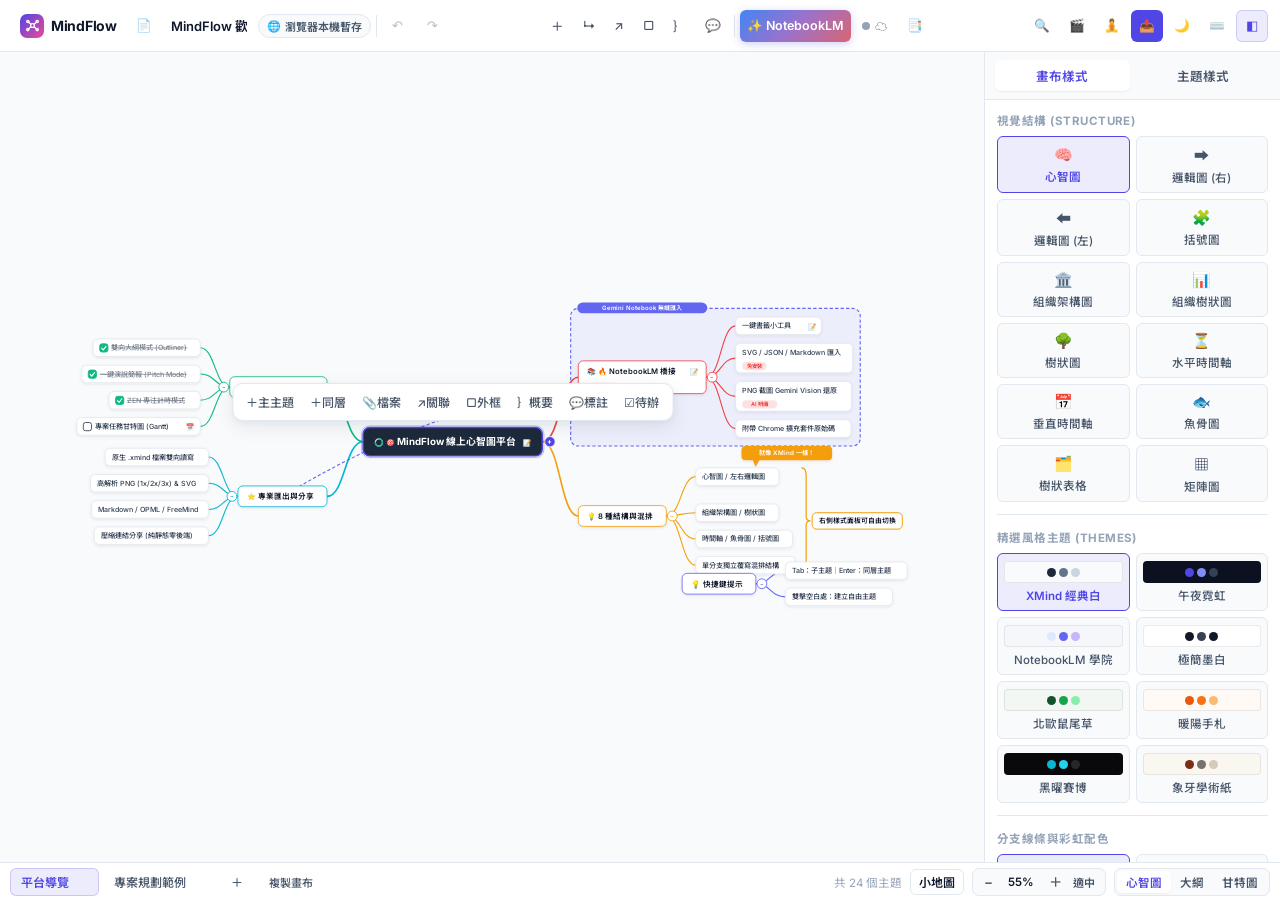
<file: index.html>
<!DOCTYPE html>
<html lang="zh-Hant">
<head>
  <meta charset="UTF-8" />
  <meta name="viewport" content="width=device-width, initial-scale=1.0, maximum-scale=1.0, user-scalable=no, viewport-fit=cover" />
  <meta name="theme-color" content="#4f46e5" />
  <meta name="apple-mobile-web-app-capable" content="yes" />
  <meta name="apple-mobile-web-app-status-bar-style" content="default" />
  <meta name="apple-mobile-web-app-title" content="MindFlow" />
  <link rel="manifest" href="./manifest.webmanifest" />
  <title>MindFlow — 線上心智圖平台 & NotebookLM 橋接工具</title>
  <meta name="description" content="受 XMind 啟發的開源線上心智圖平台：支援 8 種結構混排、多畫布、大綱、演說簡報、ZEN 專注、甘特圖、.xmind 讀寫與 Google NotebookLM 一鍵匯入。" />
  <link rel="icon" type="image/svg+xml" href="data:image/svg+xml,%3Csvg xmlns='http://www.w3.org/2000/svg' viewBox='0 0 64 64'%3E%3Cdefs%3E%3ClinearGradient id='g' x1='0' y1='0' x2='1' y2='1'%3E%3Cstop offset='0%25' stop-color='%236366f1'/%3E%3Cstop offset='100%25' stop-color='%23ec4899'/%3E%3C/linearGradient%3E%3C/defs%3E%3Crect width='64' height='64' rx='16' fill='url(%23g)'/%3E%3Ccircle cx='32' cy='32' r='8' fill='white'/%3E%3Ccircle cx='14' cy='18' r='5' fill='white' opacity='.9'/%3E%3Ccircle cx='50' cy='18' r='5' fill='white' opacity='.9'/%3E%3Ccircle cx='14' cy='46' r='5' fill='white' opacity='.9'/%3E%3Ccircle cx='50' cy='46' r='5' fill='white' opacity='.9'/%3E%3Cpath d='M25 27 L18 21 M39 27 L46 21 M25 37 L18 43 M39 37 L46 43' stroke='white' stroke-width='3' stroke-linecap='round'/%3E%3C/svg%3E" />
  <link rel="preconnect" href="https://fonts.googleapis.com" />
  <link rel="preconnect" href="https://fonts.gstatic.com" crossorigin />
  <link href="https://fonts.googleapis.com/css2?family=Inter:wght@400;500;600;700&family=Noto+Sans+TC:wght@400;500;600;700&display=swap" rel="stylesheet" />
  <link rel="stylesheet" href="./styles/tokens.css" />
  <link rel="stylesheet" href="./styles/layout.css" />
  <link rel="stylesheet" href="./styles/components.css" />
</head>
<body data-ui-theme="light">
  <div id="app" class="app-shell">
    <!-- Top Studio Header / Toolbar -->
    <header id="top-toolbar" class="top-toolbar" role="toolbar" aria-label="主工具列"></header>

    <!-- Main Workspace Area -->
    <div class="workspace-body">
      <!-- Left Drawer: My Works / Find & Filter (collapsible) -->
      <aside id="left-drawer" class="left-drawer hidden" aria-label="側邊抽屜"></aside>

      <!-- Central Stage: MindMap Canvas / Outliner / Gantt -->
      <main id="stage" class="stage">
        <!-- SVG MindMap Canvas Viewport -->
        <div id="canvas-view" class="view-pane active">
          <svg id="mindmap-svg" class="mindmap-svg" xmlns="http://www.w3.org/2000/svg">
            <defs id="svg-defs"></defs>
            <g id="viewport-group">
              <g id="layer-boundaries"></g>
              <g id="layer-branches"></g>
              <g id="layer-summaries"></g>
              <g id="layer-relationships"></g>
              <g id="layer-callouts"></g>
              <g id="layer-nodes"></g>
              <g id="layer-overlay"></g>
            </g>
          </svg>

          <!-- Inline Node Text Editor -->
          <div id="inline-editor-wrap" class="inline-editor-wrap hidden">
            <textarea id="inline-editor" class="inline-editor" rows="1" spellcheck="false"></textarea>
          </div>

          <!-- Floating Contextual Toolbar -->
          <div id="floating-toolbar" class="floating-toolbar hidden" role="toolbar" aria-label="節點快速工具列"></div>

          <!-- Active Filter / Relationship Mode Banner -->
          <div id="canvas-banner" class="canvas-banner hidden"></div>

          <!-- Minimap -->
          <div id="minimap-panel" class="minimap-panel hidden">
            <svg id="minimap-svg" class="minimap-svg"></svg>
          </div>

          <!-- ZEN Mode Floating HUD -->
          <div id="zen-hud" class="zen-hud hidden">
            <div class="zen-timer-pill">
              <span class="zen-dot"></span>
              <span>今日專注</span>
              <strong id="zen-timer-value">00:00</strong>
            </div>
            <button id="zen-theme-btn" class="btn-pill" title="切換 ZEN 深淺外觀">外觀</button>
            <button id="zen-exit-btn" class="btn-pill btn-primary" title="離開 ZEN 專注模式 (Esc)">離開 ZEN</button>
          </div>
        </div>

        <!-- Outliner View -->
        <div id="outliner-view" class="view-pane"></div>

        <!-- Gantt Chart View -->
        <div id="gantt-view" class="view-pane"></div>
      </main>

      <!-- Right Inspector Panel (Map & Topic Styling) -->
      <aside id="inspector-panel" class="inspector-panel" aria-label="格式與樣式面板"></aside>
    </div>

    <!-- Bottom Bar: Multi-Sheet Tabs + Zoom & View Mode Switcher -->
    <footer id="bottom-bar" class="bottom-bar"></footer>
  </div>

  <!-- Pitch / Presentation Mode Fullscreen Overlay -->
  <div id="pitch-overlay" class="pitch-overlay hidden" role="dialog" aria-modal="true" aria-label="演說簡報模式"></div>

  <!-- Modal Root -->
  <div id="modal-root" class="modal-root hidden" role="dialog" aria-modal="true"></div>

  <!-- Toast Notification Container -->
  <div id="toast-container" class="toast-container" aria-live="polite"></div>

  <!-- Hidden File Input for Quick Imports -->
  <input id="global-file-input" type="file" class="hidden" accept=".json,.md,.markdown,.opml,.mm,.xmind,.svg,.txt,.canvas" />

  <script type="module" src="./src/main.js"></script>
</body>
</html>
</file>
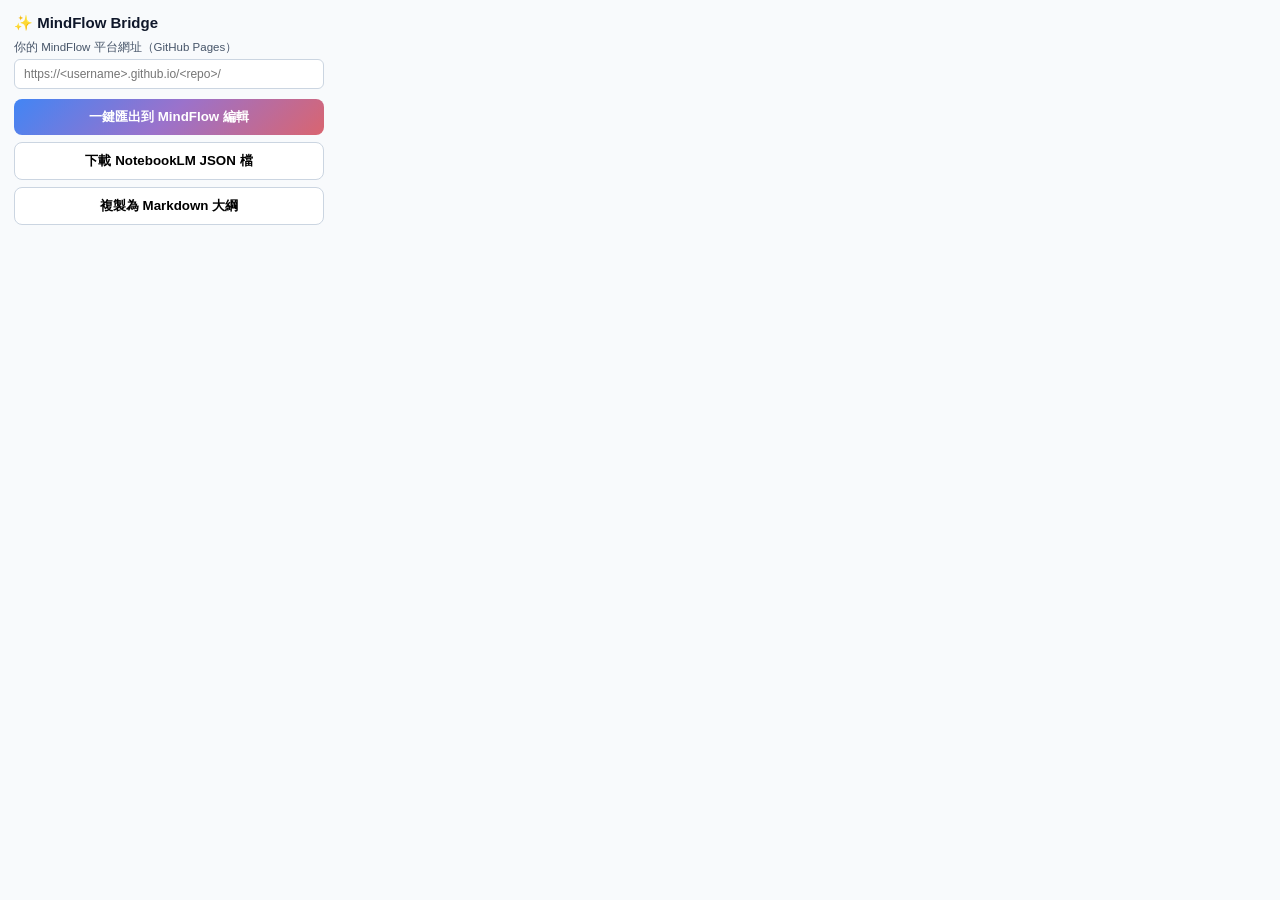
<file: notebooklm-extension/popup.html>
<!DOCTYPE html>
<html lang="zh-Hant">
<head>
  <meta charset="UTF-8" />
  <style>
    body { width: 310px; margin: 0; padding: 14px; font-family: Inter, "Noto Sans TC", sans-serif; font-size: 13px; color: #0f172a; background: #f8fafc; }
    h3 { margin: 0 0 8px; font-size: 15px; }
    label { display: block; font-size: 11.5px; color: #475569; margin-bottom: 4px; }
    input { width: 100%; box-sizing: border-box; padding: 7px 9px; border: 1px solid #cbd5e1; border-radius: 6px; margin-bottom: 10px; font-size: 12px; }
    button { width: 100%; padding: 9px; border-radius: 8px; border: 1px solid #cbd5e1; background: #fff; font-weight: 600; cursor: pointer; margin-bottom: 7px; }
    .primary { background: linear-gradient(135deg, #4285f4, #9b72cb, #d96570); color: #fff; border: none; }
    #status { font-size: 12px; color: #475569; min-height: 18px; }
  </style>
</head>
<body>
  <h3>✨ MindFlow Bridge</h3>
  <label for="url-input">你的 MindFlow 平台網址（GitHub Pages）</label>
  <input id="url-input" type="url" placeholder="https://<username>.github.io/<repo>/" />
  <button class="primary" id="btn-open">一鍵匯出到 MindFlow 編輯</button>
  <button id="btn-json">下載 NotebookLM JSON 檔</button>
  <button id="btn-md">複製為 Markdown 大綱</button>
  <div id="status"></div>
  <script src="popup.js"></script>
</body>
</html>
</file>
<file: styles/tokens.css>
:root {
  --font-sans: 'Inter', 'Noto Sans TC', -apple-system, BlinkMacSystemFont, 'Segoe UI', Roboto, sans-serif;
  --font-mono: 'SFMono-Regular', ui-monospace, Menlo, Monaco, Consolas, monospace;

  /* UI Chrome Tokens (Light Studio Default) */
  --ui-bg: #f4f6f9;
  --ui-surface: #ffffff;
  --ui-surface-2: #f8fafc;
  --ui-surface-hover: #eef2f7;
  --ui-border: #e2e8f0;
  --ui-border-strong: #cbd5e1;
  --ui-text: #0f172a;
  --ui-text-secondary: #475569;
  --ui-text-muted: #94a3b8;

  /* Brand & Semantic Accents */
  --accent: #4f46e5;
  --accent-hover: #4338ca;
  --accent-soft: rgba(79, 70, 229, 0.1);
  --accent-ring: rgba(79, 70, 229, 0.28);
  --nlm-grad: linear-gradient(135deg, #4285f4 0%, #9b72cb 50%, #d96570 100%);
  --success: #10b981;
  --warning: #f59e0b;
  --danger: #ef4444;

  /* Elevation */
  --shadow-sm: 0 1px 2px rgba(15, 23, 42, 0.06);
  --shadow-md: 0 6px 20px rgba(15, 23, 42, 0.08), 0 2px 6px rgba(15, 23, 42, 0.04);
  --shadow-lg: 0 20px 50px rgba(15, 23, 42, 0.16), 0 4px 14px rgba(15, 23, 42, 0.06);

  /* Sizing */
  --toolbar-h: 52px;
  --bottombar-h: 38px;
  --inspector-w: 296px;
  --drawer-w: 280px;
  --radius-sm: 6px;
  --radius-md: 10px;
  --radius-lg: 14px;
}

body[data-ui-theme="dark"] {
  --ui-bg: #0b1120;
  --ui-surface: #131b2e;
  --ui-surface-2: #192338;
  --ui-surface-hover: #24314d;
  --ui-border: #253352;
  --ui-border-strong: #37486b;
  --ui-text: #f1f5f9;
  --ui-text-secondary: #94a3b8;
  --ui-text-muted: #64748b;
  --accent: #818cf8;
  --accent-hover: #6366f1;
  --accent-soft: rgba(129, 140, 248, 0.16);
  --accent-ring: rgba(129, 140, 248, 0.35);
  --shadow-sm: 0 1px 3px rgba(0, 0, 0, 0.35);
  --shadow-md: 0 8px 24px rgba(0, 0, 0, 0.45);
  --shadow-lg: 0 24px 60px rgba(0, 0, 0, 0.6);
}

*, *::before, *::after {
  box-sizing: border-box;
}

html, body {
  margin: 0;
  padding: 0;
  width: 100%;
  height: 100%;
  overflow: hidden;
  font-family: var(--font-sans);
  font-size: 13px;
  color: var(--ui-text);
  background: var(--ui-bg);
  -webkit-font-smoothing: antialiased;
}

button, input, select, textarea {
  font-family: inherit;
  color: inherit;
}

button {
  cursor: pointer;
}

.hidden {
  display: none !important;
}

/* Custom thin scrollbars */
::-webkit-scrollbar {
  width: 6px;
  height: 6px;
}
::-webkit-scrollbar-track {
  background: transparent;
}
::-webkit-scrollbar-thumb {
  background: var(--ui-border-strong);
  border-radius: 99px;
}
::-webkit-scrollbar-thumb:hover {
  background: var(--ui-text-muted);
}

@media print {
  .top-toolbar, .bottom-bar, .inspector-panel, .left-drawer,
  .floating-toolbar, .minimap-panel, .zen-hud, .canvas-banner,
  .toast-container, .modal-root {
    display: none !important;
  }
  html, body, .app-shell, .workspace-body, .stage, .view-pane.active {
    width: 100% !important;
    height: auto !important;
    overflow: visible !important;
    background: #ffffff !important;
  }
  .mindmap-svg {
    width: 100vw !important;
    height: 100vh !important;
  }
}
</file>
<file: styles/layout.css>
.app-shell {
  display: flex;
  flex-direction: column;
  width: 100vw;
  height: 100vh;
  overflow: hidden;
}

/* Top Toolbar */
.top-toolbar {
  height: var(--toolbar-h);
  min-height: var(--toolbar-h);
  background: var(--ui-surface);
  border-bottom: 1px solid var(--ui-border);
  display: flex;
  align-items: center;
  justify-content: space-between;
  padding: 0 12px;
  gap: 8px;
  z-index: 30;
  user-select: none;
}

.tb-group {
  display: flex;
  align-items: center;
  gap: 3px;
  flex-shrink: 0;
}

.tb-divider {
  width: 1px;
  height: 22px;
  background: var(--ui-border);
  margin: 0 4px;
  flex-shrink: 0;
}

.brand-chip {
  display: flex;
  align-items: center;
  gap: 7px;
  padding: 5px 8px;
  border-radius: var(--radius-sm);
  border: none;
  background: transparent;
  font-weight: 700;
  font-size: 14px;
  letter-spacing: -0.02em;
  color: var(--ui-text);
  transition: background 0.15s;
}
.brand-chip:hover {
  background: var(--ui-surface-hover);
}
.brand-logo {
  width: 24px;
  height: 24px;
  border-radius: 7px;
  background: linear-gradient(135deg, #4f46e5 0%, #ec4899 100%);
  display: grid;
  place-items: center;
  color: #fff;
  flex-shrink: 0;
}

.doc-title-input {
  width: 148px;
  border: 1px solid transparent;
  background: transparent;
  padding: 4px 7px;
  border-radius: var(--radius-sm);
  font-size: 13px;
  font-weight: 600;
  color: var(--ui-text);
  outline: none;
  transition: all 0.15s;
}
.doc-title-input:hover {
  background: var(--ui-surface-2);
  border-color: var(--ui-border);
}
.doc-title-input:focus {
  background: var(--ui-surface);
  border-color: var(--accent);
  box-shadow: 0 0 0 3px var(--accent-ring);
}

.tb-btn {
  display: inline-flex;
  align-items: center;
  justify-content: center;
  gap: 5px;
  height: 32px;
  padding: 0 9px;
  border-radius: var(--radius-sm);
  border: 1px solid transparent;
  background: transparent;
  color: var(--ui-text-secondary);
  font-size: 12.5px;
  font-weight: 500;
  white-space: nowrap;
  transition: all 0.14s ease;
}
.tb-btn:hover:not(:disabled) {
  background: var(--ui-surface-hover);
  color: var(--ui-text);
}
.tb-btn.active {
  background: var(--accent-soft);
  color: var(--accent);
  border-color: rgba(79, 70, 229, 0.2);
}
.tb-btn:disabled {
  opacity: 0.38;
  cursor: not-allowed;
}
.tb-btn.icon-only {
  width: 32px;
  padding: 0;
}
.tb-btn svg {
  width: 15px;
  height: 15px;
  flex-shrink: 0;
}

.tb-btn-nlm {
  background: var(--nlm-grad);
  color: #ffffff !important;
  border: none;
  font-weight: 600;
  padding: 0 11px;
  box-shadow: 0 2px 8px rgba(102, 110, 234, 0.32);
}
.tb-btn-nlm:hover {
  filter: brightness(1.07);
  transform: translateY(-0.5px);
}

.tb-btn-primary {
  background: var(--accent);
  color: #ffffff !important;
  font-weight: 600;
  padding: 0 11px;
}
.tb-btn-primary:hover {
  background: var(--accent-hover) !important;
}

/* Main Workspace Body */
.workspace-body {
  flex: 1;
  display: flex;
  min-height: 0;
  position: relative;
  overflow: hidden;
}

/* Left Drawer (My Works / Find & Filter) */
.left-drawer {
  width: var(--drawer-w);
  min-width: var(--drawer-w);
  background: var(--ui-surface);
  border-right: 1px solid var(--ui-border);
  display: flex;
  flex-direction: column;
  z-index: 20;
  overflow: hidden;
}

/* Central Stage */
.stage {
  flex: 1;
  position: relative;
  min-width: 0;
  min-height: 0;
  overflow: hidden;
}

.view-pane {
  position: absolute;
  inset: 0;
  display: none;
  overflow: hidden;
}
.view-pane.active {
  display: flex;
  flex-direction: column;
}

/* SVG Canvas */
.mindmap-svg {
  width: 100%;
  height: 100%;
  display: block;
  cursor: grab;
  touch-action: none;
  user-select: none;
}
.mindmap-svg.panning {
  cursor: grabbing;
}
.mindmap-svg.connecting {
  cursor: crosshair;
}

/* Right Inspector */
.inspector-panel {
  width: var(--inspector-w);
  min-width: var(--inspector-w);
  background: var(--ui-surface);
  border-left: 1px solid var(--ui-border);
  display: flex;
  flex-direction: column;
  z-index: 20;
  overflow: hidden;
  transition: width 0.2s ease, min-width 0.2s ease;
}
.inspector-panel.collapsed {
  width: 0;
  min-width: 0;
  border-left: none;
}

/* Bottom Bar */
.bottom-bar {
  height: var(--bottombar-h);
  min-height: var(--bottombar-h);
  background: var(--ui-surface);
  border-top: 1px solid var(--ui-border);
  display: flex;
  align-items: center;
  justify-content: space-between;
  padding: 0 10px;
  gap: 10px;
  z-index: 25;
  user-select: none;
}

/* ZEN Mode Overrides */
body.zen-mode .top-toolbar,
body.zen-mode .bottom-bar,
body.zen-mode .left-drawer,
body.zen-mode .inspector-panel {
  display: none !important;
}
body.zen-mode .zen-hud {
  display: flex !important;
}

.zen-hud {
  position: absolute;
  top: 16px;
  right: 18px;
  display: flex;
  align-items: center;
  gap: 8px;
  padding: 6px 10px;
  border-radius: 999px;
  background: var(--ui-surface);
  border: 1px solid var(--ui-border);
  box-shadow: var(--shadow-md);
  z-index: 40;
}
.zen-timer-pill {
  display: flex;
  align-items: center;
  gap: 6px;
  padding: 0 8px;
  font-size: 12px;
  color: var(--ui-text-secondary);
}
.zen-dot {
  width: 8px;
  height: 8px;
  border-radius: 50%;
  background: var(--success);
  box-shadow: 0 0 0 3px rgba(16, 185, 129, 0.22);
}

@media (max-width: 1280px) {
  .tb-btn span.tb-label-md {
    display: none;
  }
  .tb-btn {
    padding: 0 7px;
  }
  .tb-divider {
    margin: 0 2px;
  }
  .doc-title-input {
    width: 92px;
  }
  .storage-pill {
    max-width: 108px;
  }
}
@media (max-width: 900px) {
  .top-toolbar {
    overflow-x: auto;
    -webkit-overflow-scrolling: touch;
    scrollbar-width: none;
    padding: 0 8px;
    gap: 6px;
  }
  .top-toolbar::-webkit-scrollbar {
    display: none;
  }
  .tb-btn {
    height: 36px;
    min-width: 34px;
    padding: 0 8px;
  }
  .inspector-panel {
    position: absolute;
    right: 0;
    top: 0;
    bottom: 0;
    width: min(320px, 88vw);
    min-width: min(320px, 88vw);
    box-shadow: var(--shadow-lg);
    z-index: 42;
  }
  .inspector-panel.collapsed {
    width: 0;
    min-width: 0;
  }
  .left-drawer {
    position: absolute;
    left: 0;
    top: 0;
    bottom: 0;
    width: min(300px, 86vw);
    min-width: min(300px, 86vw);
    box-shadow: var(--shadow-lg);
    z-index: 42;
  }
  .bottom-bar {
    height: auto;
    min-height: 44px;
    padding: 4px 8px calc(4px + env(safe-area-inset-bottom, 0px));
    overflow-x: auto;
    -webkit-overflow-scrolling: touch;
    scrollbar-width: none;
  }
  .bottom-bar::-webkit-scrollbar {
    display: none;
  }
  .sheet-tabs {
    max-width: none;
    flex-shrink: 0;
  }
  .bottom-controls {
    flex-shrink: 0;
  }
}

@media (max-width: 640px) {
  .brand-chip span:last-child {
    display: none;
  }
  .doc-title-input {
    width: 84px;
    font-size: 12px;
  }
  .floating-toolbar {
    position: fixed !important;
    left: 50% !important;
    top: auto !important;
    bottom: calc(54px + env(safe-area-inset-bottom, 0px)) !important;
    transform: translateX(-50%) !important;
    max-width: calc(100vw - 16px);
    overflow-x: auto;
    -webkit-overflow-scrolling: touch;
    padding: 5px 8px;
  }
  .ft-btn {
    height: 34px;
    padding: 0 9px;
    font-size: 12.5px;
  }
  .modal-card {
    width: 96vw;
    max-height: 90vh;
  }
  .modal-body {
    padding: 14px;
  }
  .outliner-container {
    padding: 12px 8px 70px;
  }
  .outliner-paper {
    padding: 16px 14px;
  }
}
</file>
<file: styles/components.css>
/* Inline Canvas Editor */
.inline-editor-wrap {
  position: absolute;
  z-index: 50;
  pointer-events: auto;
}
.inline-editor {
  min-width: 90px;
  max-width: 360px;
  padding: 6px 10px;
  border: 2px solid var(--accent);
  border-radius: 8px;
  background: #ffffff;
  color: #0f172a;
  font-size: 14px;
  font-weight: 500;
  line-height: 1.4;
  resize: none;
  outline: none;
  box-shadow: 0 10px 28px rgba(79, 70, 229, 0.24);
  overflow: hidden;
}

/* Floating Contextual Toolbar */
.floating-toolbar {
  position: absolute;
  display: flex;
  align-items: center;
  gap: 2px;
  padding: 4px 6px;
  border-radius: 10px;
  background: var(--ui-surface);
  border: 1px solid var(--ui-border);
  box-shadow: var(--shadow-md);
  z-index: 35;
  transform: translate(-50%, -100%);
  pointer-events: auto;
  white-space: nowrap;
}
.ft-btn {
  display: inline-flex;
  align-items: center;
  gap: 4px;
  height: 28px;
  padding: 0 7px;
  border: none;
  border-radius: 6px;
  background: transparent;
  color: var(--ui-text-secondary);
  font-size: 12px;
  font-weight: 500;
  white-space: nowrap;
}
.ft-btn:hover {
  background: var(--ui-surface-hover);
  color: var(--ui-text);
}
.ft-btn.danger:hover {
  background: rgba(239, 68, 68, 0.12);
  color: var(--danger);
}
.ft-btn svg {
  width: 14px;
  height: 14px;
}

/* Canvas Banner (Relationship mode / Active Filter) */
.canvas-banner {
  position: absolute;
  top: 12px;
  left: 50%;
  transform: translateX(-50%);
  display: flex;
  align-items: center;
  gap: 10px;
  padding: 7px 14px;
  border-radius: 999px;
  background: var(--accent);
  color: #ffffff;
  font-size: 12.5px;
  font-weight: 500;
  box-shadow: var(--shadow-md);
  z-index: 36;
}
.canvas-banner button {
  background: rgba(255, 255, 255, 0.2);
  color: #fff;
  border: none;
  border-radius: 999px;
  padding: 2px 10px;
  font-size: 12px;
  font-weight: 600;
}
.canvas-banner button:hover {
  background: rgba(255, 255, 255, 0.32);
}

/* Minimap */
.minimap-panel {
  position: absolute;
  right: 14px;
  bottom: 14px;
  width: 200px;
  height: 132px;
  border-radius: var(--radius-md);
  background: var(--ui-surface);
  border: 1px solid var(--ui-border);
  box-shadow: var(--shadow-md);
  overflow: hidden;
  z-index: 28;
}
.minimap-svg {
  width: 100%;
  height: 100%;
  display: block;
}

/* SVG Node Interactions */
.node-group {
  cursor: pointer;
}
.node-group .node-quick-add {
  opacity: 0;
  transition: opacity 0.15s;
}
.node-group:hover .node-quick-add,
.node-group.selected .node-quick-add {
  opacity: 1;
}
.node-group.dimmed {
  opacity: 0.22;
}
.node-group.match-highlight .node-shape {
  stroke: #f59e0b !important;
  stroke-width: 3px !important;
}
.node-group.drop-target .node-shape {
  stroke: #10b981 !important;
  stroke-width: 3px !important;
  stroke-dasharray: 5 3;
}
.collapse-badge {
  cursor: pointer;
}
.collapse-badge:hover circle {
  filter: brightness(0.92);
}
.rel-handle {
  cursor: move;
}

/* Right Inspector */
.insp-tabs {
  display: grid;
  grid-template-columns: 1fr 1fr;
  padding: 8px 10px;
  gap: 6px;
  border-bottom: 1px solid var(--ui-border);
  background: var(--ui-surface-2);
}
.insp-tab {
  padding: 6px 8px;
  border: none;
  border-radius: var(--radius-sm);
  background: transparent;
  color: var(--ui-text-secondary);
  font-size: 12.5px;
  font-weight: 600;
  transition: all 0.14s;
}
.insp-tab.active {
  background: var(--ui-surface);
  color: var(--accent);
  box-shadow: var(--shadow-sm);
}

.insp-body {
  flex: 1;
  overflow-y: auto;
  padding: 12px;
  display: flex;
  flex-direction: column;
  gap: 14px;
}

.insp-section {
  display: flex;
  flex-direction: column;
  gap: 8px;
  padding-bottom: 12px;
  border-bottom: 1px solid var(--ui-border);
}
.insp-section:last-child {
  border-bottom: none;
}

.insp-title {
  font-size: 11.5px;
  font-weight: 700;
  text-transform: uppercase;
  letter-spacing: 0.04em;
  color: var(--ui-text-muted);
  display: flex;
  align-items: center;
  justify-content: space-between;
}

.grid-2 {
  display: grid;
  grid-template-columns: 1fr 1fr;
  gap: 6px;
}
.grid-3 {
  display: grid;
  grid-template-columns: repeat(3, 1fr);
  gap: 6px;
}
.grid-4 {
  display: grid;
  grid-template-columns: repeat(4, 1fr);
  gap: 6px;
}

.choice-card {
  display: flex;
  flex-direction: column;
  align-items: center;
  justify-content: center;
  gap: 4px;
  padding: 7px 6px;
  border-radius: var(--radius-sm);
  border: 1px solid var(--ui-border);
  background: var(--ui-surface-2);
  color: var(--ui-text-secondary);
  font-size: 11.5px;
  font-weight: 500;
  text-align: center;
  transition: all 0.14s;
}
.choice-card:hover {
  border-color: var(--ui-border-strong);
  background: var(--ui-surface-hover);
  color: var(--ui-text);
}
.choice-card.active {
  border-color: var(--accent);
  background: var(--accent-soft);
  color: var(--accent);
  font-weight: 600;
}

.theme-swatch {
  width: 100%;
  height: 22px;
  border-radius: 4px;
  display: flex;
  align-items: center;
  justify-content: center;
  gap: 3px;
  padding: 2px;
  border: 1px solid rgba(0, 0, 0, 0.08);
}
.theme-swatch-dot {
  width: 9px;
  height: 9px;
  border-radius: 50%;
}

.palette-row {
  display: flex;
  align-items: center;
  justify-content: space-between;
  padding: 6px 8px;
  border-radius: var(--radius-sm);
  border: 1px solid var(--ui-border);
  background: var(--ui-surface-2);
  cursor: pointer;
}
.palette-row.active {
  border-color: var(--accent);
  background: var(--accent-soft);
}
.palette-dots {
  display: flex;
  gap: 3px;
}
.palette-dots span {
  width: 13px;
  height: 13px;
  border-radius: 50%;
}

.field-row {
  display: flex;
  align-items: center;
  justify-content: space-between;
  gap: 8px;
}
.field-label {
  font-size: 12px;
  color: var(--ui-text-secondary);
}

.ui-input, .ui-select, .ui-textarea {
  width: 100%;
  padding: 6px 9px;
  border-radius: var(--radius-sm);
  border: 1px solid var(--ui-border);
  background: var(--ui-surface-2);
  color: var(--ui-text);
  font-size: 12.5px;
  outline: none;
  transition: border-color 0.14s, box-shadow 0.14s;
}
.ui-input:focus, .ui-select:focus, .ui-textarea:focus {
  border-color: var(--accent);
  background: var(--ui-surface);
  box-shadow: 0 0 0 3px var(--accent-ring);
}
.ui-textarea {
  resize: vertical;
  min-height: 74px;
  line-height: 1.5;
}

.color-swatches {
  display: flex;
  flex-wrap: wrap;
  gap: 5px;
  align-items: center;
}
.color-dot {
  width: 20px;
  height: 20px;
  border-radius: 50%;
  border: 2px solid transparent;
  box-shadow: inset 0 0 0 1px rgba(0, 0, 0, 0.15);
  padding: 0;
}
.color-dot.active {
  border-color: var(--accent);
  transform: scale(1.12);
}

.marker-grid {
  display: flex;
  flex-wrap: wrap;
  gap: 4px;
}
.marker-chip {
  width: 28px;
  height: 28px;
  border-radius: 6px;
  border: 1px solid var(--ui-border);
  background: var(--ui-surface-2);
  display: grid;
  place-items: center;
  font-size: 13px;
  transition: all 0.12s;
}
.marker-chip:hover {
  background: var(--ui-surface-hover);
  transform: scale(1.06);
}
.marker-chip.active {
  border-color: var(--accent);
  background: var(--accent-soft);
}

.tag-list {
  display: flex;
  flex-wrap: wrap;
  gap: 5px;
}
.tag-pill {
  display: inline-flex;
  align-items: center;
  gap: 4px;
  padding: 2px 8px;
  border-radius: 999px;
  background: var(--accent-soft);
  color: var(--accent);
  font-size: 11.5px;
  font-weight: 600;
}
.tag-pill button {
  border: none;
  background: transparent;
  color: inherit;
  padding: 0;
  font-size: 13px;
  line-height: 1;
}

/* Toggle Switch */
.toggle-row {
  display: flex;
  align-items: center;
  justify-content: space-between;
  font-size: 12.5px;
  color: var(--ui-text-secondary);
}
.switch {
  position: relative;
  width: 34px;
  height: 19px;
  display: inline-block;
}
.switch input {
  opacity: 0;
  width: 0;
  height: 0;
}
.switch-slider {
  position: absolute;
  inset: 0;
  border-radius: 99px;
  background: var(--ui-border-strong);
  transition: background 0.16s;
  cursor: pointer;
}
.switch-slider::before {
  content: '';
  position: absolute;
  width: 13px;
  height: 13px;
  left: 3px;
  top: 3px;
  border-radius: 50%;
  background: #ffffff;
  transition: transform 0.16s;
}
.switch input:checked + .switch-slider {
  background: var(--accent);
}
.switch input:checked + .switch-slider::before {
  transform: translateX(15px);
}

/* Buttons */
.btn {
  display: inline-flex;
  align-items: center;
  justify-content: center;
  gap: 6px;
  padding: 7px 13px;
  border-radius: var(--radius-sm);
  border: 1px solid var(--ui-border);
  background: var(--ui-surface);
  color: var(--ui-text);
  font-size: 12.5px;
  font-weight: 600;
  transition: all 0.14s;
}
.btn:hover {
  background: var(--ui-surface-hover);
}
.btn-sm {
  padding: 4px 9px;
  font-size: 12px;
}
.btn-primary {
  background: var(--accent);
  border-color: var(--accent);
  color: #ffffff;
}
.btn-primary:hover {
  background: var(--accent-hover);
  border-color: var(--accent-hover);
}
.btn-danger {
  background: rgba(239, 68, 68, 0.1);
  border-color: rgba(239, 68, 68, 0.25);
  color: var(--danger);
}
.btn-danger:hover {
  background: rgba(239, 68, 68, 0.18);
}
.btn-pill {
  padding: 5px 12px;
  border-radius: 999px;
  border: 1px solid var(--ui-border);
  background: var(--ui-surface-2);
  color: var(--ui-text);
  font-size: 12px;
  font-weight: 600;
}

/* Bottom Bar Sheet Tabs & Controls */
.sheet-tabs {
  display: flex;
  align-items: center;
  gap: 4px;
  overflow-x: auto;
  max-width: 55%;
}
.sheet-tab {
  display: inline-flex;
  align-items: center;
  gap: 6px;
  height: 28px;
  padding: 0 10px;
  border-radius: 6px;
  border: 1px solid transparent;
  background: transparent;
  color: var(--ui-text-secondary);
  font-size: 12px;
  font-weight: 500;
  white-space: nowrap;
}
.sheet-tab:hover {
  background: var(--ui-surface-hover);
}
.sheet-tab.active {
  background: var(--accent-soft);
  color: var(--accent);
  border-color: rgba(79, 70, 229, 0.22);
  font-weight: 600;
}
.sheet-tab .sheet-close {
  opacity: 0;
  font-size: 13px;
  line-height: 1;
  border: none;
  background: transparent;
  color: inherit;
  padding: 0 2px;
}
.sheet-tab:hover .sheet-close {
  opacity: 0.7;
}
.sheet-tab .sheet-close:hover {
  opacity: 1;
  color: var(--danger);
}

.bottom-controls {
  display: flex;
  align-items: center;
  gap: 8px;
}
.segmented {
  display: inline-flex;
  padding: 2px;
  border-radius: 7px;
  background: var(--ui-surface-2);
  border: 1px solid var(--ui-border);
}
.segmented button {
  border: none;
  background: transparent;
  padding: 3px 9px;
  border-radius: 5px;
  font-size: 11.5px;
  font-weight: 600;
  color: var(--ui-text-secondary);
}
.segmented button.active {
  background: var(--ui-surface);
  color: var(--accent);
  box-shadow: var(--shadow-sm);
}

.zoom-group {
  display: inline-flex;
  align-items: center;
  gap: 2px;
  padding: 2px 4px;
  border-radius: 7px;
  background: var(--ui-surface-2);
  border: 1px solid var(--ui-border);
}
.zoom-group button {
  border: none;
  background: transparent;
  width: 22px;
  height: 22px;
  border-radius: 4px;
  font-weight: 600;
  color: var(--ui-text-secondary);
}
.zoom-group button:hover {
  background: var(--ui-surface-hover);
  color: var(--ui-text);
}
.zoom-select {
  border: none;
  background: transparent;
  font-size: 11.5px;
  font-weight: 600;
  color: var(--ui-text);
  padding: 0 4px;
  outline: none;
  cursor: pointer;
}

/* Outliner Mode */
.outliner-container {
  flex: 1;
  overflow-y: auto;
  padding: 28px 24px 80px;
  background: var(--ui-bg);
}
.outliner-paper {
  max-width: 860px;
  margin: 0 auto;
  background: var(--ui-surface);
  border: 1px solid var(--ui-border);
  border-radius: var(--radius-lg);
  padding: 28px 34px;
  box-shadow: var(--shadow-sm);
}
.outliner-header {
  display: flex;
  align-items: center;
  justify-content: space-between;
  margin-bottom: 18px;
  padding-bottom: 14px;
  border-bottom: 1px solid var(--ui-border);
}
.outliner-row {
  display: flex;
  align-items: flex-start;
  gap: 6px;
  padding: 5px 6px;
  border-radius: 6px;
  transition: background 0.12s;
}
.outliner-row:hover {
  background: var(--ui-surface-2);
}
.outliner-row.selected {
  background: var(--accent-soft);
}
.outliner-drag-handle {
  width: 14px;
  color: var(--ui-text-muted);
  cursor: grab;
  font-size: 12px;
  line-height: 24px;
  text-align: center;
  opacity: 0.45;
  user-select: none;
  flex-shrink: 0;
}
.outliner-row:hover .outliner-drag-handle {
  opacity: 1;
}
.outliner-row.drop-before {
  box-shadow: inset 0 3px 0 #10b981;
}
.outliner-row.drop-after {
  box-shadow: inset 0 -3px 0 #10b981;
}
.outliner-row.drop-inside {
  background: var(--accent-soft);
  outline: 2px dashed var(--accent);
}
.outliner-toggle {
  width: 20px;
  height: 24px;
  border: none;
  background: transparent;
  color: var(--ui-text-muted);
  display: grid;
  place-items: center;
  flex-shrink: 0;
}
.outliner-bullet {
  width: 7px;
  height: 7px;
  border-radius: 50%;
  background: var(--accent);
  margin-top: 9px;
  flex-shrink: 0;
}
.outliner-input {
  flex: 1;
  border: none;
  background: transparent;
  font-size: 14px;
  line-height: 1.5;
  padding: 1px 4px;
  outline: none;
  color: var(--ui-text);
}
.outliner-row.depth-0 .outliner-input {
  font-size: 20px;
  font-weight: 700;
}
.outliner-row.depth-1 .outliner-input {
  font-size: 15.5px;
  font-weight: 600;
}
.outliner-meta {
  display: flex;
  flex-wrap: wrap;
  align-items: center;
  gap: 5px;
  margin-top: 2px;
  padding-left: 4px;
}
.outliner-note-preview {
  font-size: 12px;
  color: var(--ui-text-muted);
  margin-top: 2px;
  padding-left: 4px;
  white-space: pre-wrap;
}

/* Gantt Chart View */
.gantt-container {
  flex: 1;
  display: flex;
  flex-direction: column;
  background: var(--ui-surface);
  overflow: hidden;
}
.gantt-toolbar {
  display: flex;
  align-items: center;
  justify-content: space-between;
  padding: 12px 18px;
  border-bottom: 1px solid var(--ui-border);
  background: var(--ui-surface-2);
}
.gantt-scroll {
  flex: 1;
  overflow: auto;
}
.gantt-table {
  width: 100%;
  border-collapse: collapse;
  min-width: 820px;
}
.gantt-table th, .gantt-table td {
  border-bottom: 1px solid var(--ui-border);
  border-right: 1px solid var(--ui-border);
  padding: 8px 10px;
  font-size: 12.5px;
  text-align: left;
}
.gantt-table th {
  position: sticky;
  top: 0;
  background: var(--ui-surface-2);
  z-index: 2;
  font-weight: 600;
  color: var(--ui-text-secondary);
}
.gantt-bar-cell {
  position: relative;
  padding: 0 !important;
  min-width: 440px;
  background-image: linear-gradient(to right, var(--ui-border) 1px, transparent 1px);
  background-size: 36px 100%;
}
.gantt-bar {
  position: absolute;
  top: 7px;
  height: 22px;
  border-radius: 6px;
  background: linear-gradient(90deg, #4f46e5, #7c3aed);
  color: #fff;
  font-size: 11px;
  font-weight: 600;
  display: flex;
  align-items: center;
  padding: 0 8px;
  white-space: nowrap;
  overflow: hidden;
  cursor: pointer;
  box-shadow: 0 2px 6px rgba(79, 70, 229, 0.25);
}
.gantt-bar-progress {
  position: absolute;
  left: 0;
  top: 0;
  bottom: 0;
  background: rgba(255, 255, 255, 0.22);
}

/* Pitch Presentation Mode */
.pitch-overlay {
  position: fixed;
  inset: 0;
  z-index: 100;
  display: flex;
  flex-direction: column;
  background: #0b1120;
  color: #f8fafc;
}
.pitch-overlay.theme-light {
  background: #f8fafc;
  color: #0f172a;
}
.pitch-overlay.theme-aurora {
  background: radial-gradient(circle at 20% 20%, #312e81 0%, #0f172a 55%, #1e1b4b 100%);
  color: #f8fafc;
}
.pitch-topbar {
  display: flex;
  align-items: center;
  justify-content: space-between;
  padding: 14px 24px;
  opacity: 0.85;
}
.pitch-stage {
  flex: 1;
  display: flex;
  flex-direction: column;
  align-items: center;
  justify-content: center;
  padding: 28px 64px;
  max-width: 1080px;
  width: 100%;
  margin: 0 auto;
  animation: pitchFade 0.28s ease;
}
@keyframes pitchFade {
  from { opacity: 0; transform: translateY(10px); }
  to { opacity: 1; transform: translateY(0); }
}
.pitch-kicker {
  font-size: 13px;
  font-weight: 700;
  letter-spacing: 0.1em;
  text-transform: uppercase;
  color: #818cf8;
  margin-bottom: 10px;
}
.pitch-title {
  font-size: clamp(28px, 4.4vw, 52px);
  font-weight: 800;
  letter-spacing: -0.02em;
  text-align: center;
  margin: 0 0 18px;
}
.pitch-subtitle {
  font-size: 18px;
  opacity: 0.78;
  max-width: 720px;
  text-align: center;
  line-height: 1.6;
}
.pitch-cards {
  display: grid;
  grid-template-columns: repeat(auto-fit, minmax(240px, 1fr));
  gap: 16px;
  width: 100%;
  margin-top: 22px;
}
.pitch-card {
  padding: 18px 20px;
  border-radius: 14px;
  background: rgba(255, 255, 255, 0.08);
  border: 1px solid rgba(255, 255, 255, 0.14);
  backdrop-filter: blur(8px);
}
.pitch-overlay.theme-light .pitch-card {
  background: #ffffff;
  border-color: #e2e8f0;
  box-shadow: var(--shadow-sm);
}
.pitch-card h4 {
  margin: 0 0 8px;
  font-size: 17px;
}
.pitch-card ul {
  margin: 0;
  padding-left: 18px;
  opacity: 0.85;
  line-height: 1.65;
  font-size: 14px;
}
.pitch-footer {
  display: flex;
  align-items: center;
  justify-content: space-between;
  padding: 14px 28px;
}
.pitch-progress-bar {
  height: 4px;
  background: rgba(129, 140, 248, 0.25);
  width: 100%;
}
.pitch-progress-fill {
  height: 100%;
  background: #818cf8;
  transition: width 0.25s ease;
}

/* Modals */
.modal-root {
  position: fixed;
  inset: 0;
  background: rgba(15, 23, 42, 0.56);
  backdrop-filter: blur(4px);
  display: flex;
  align-items: center;
  justify-content: center;
  padding: 20px;
  z-index: 90;
}
.modal-card {
  width: min(780px, 95vw);
  max-height: 88vh;
  background: var(--ui-surface);
  border: 1px solid var(--ui-border);
  border-radius: var(--radius-lg);
  box-shadow: var(--shadow-lg);
  display: flex;
  flex-direction: column;
  overflow: hidden;
  animation: modalPop 0.18s ease-out;
}
@keyframes modalPop {
  from { opacity: 0; transform: scale(0.96); }
  to { opacity: 1; transform: scale(1); }
}
.modal-header {
  display: flex;
  align-items: center;
  justify-content: space-between;
  padding: 16px 20px;
  border-bottom: 1px solid var(--ui-border);
}
.modal-header h3 {
  margin: 0;
  font-size: 16px;
  font-weight: 700;
  display: flex;
  align-items: center;
  gap: 8px;
}
.modal-body {
  flex: 1;
  overflow-y: auto;
  padding: 18px 20px;
}
.modal-footer {
  display: flex;
  align-items: center;
  justify-content: flex-end;
  gap: 8px;
  padding: 12px 20px;
  border-top: 1px solid var(--ui-border);
  background: var(--ui-surface-2);
}

.modal-tabs {
  display: flex;
  gap: 6px;
  border-bottom: 1px solid var(--ui-border);
  margin-bottom: 16px;
  overflow-x: auto;
}
.modal-tab {
  padding: 8px 13px;
  border: none;
  border-bottom: 2px solid transparent;
  background: transparent;
  color: var(--ui-text-secondary);
  font-size: 13px;
  font-weight: 600;
  white-space: nowrap;
}
.modal-tab.active {
  color: var(--accent);
  border-bottom-color: var(--accent);
}

/* NotebookLM Bridge Special Styling */
.nlm-hero {
  padding: 14px 16px;
  border-radius: var(--radius-md);
  background: linear-gradient(135deg, rgba(66, 133, 244, 0.12), rgba(155, 114, 203, 0.12), rgba(217, 101, 112, 0.1));
  border: 1px solid rgba(99, 102, 241, 0.25);
  margin-bottom: 14px;
}
.bookmarklet-btn {
  display: inline-flex;
  align-items: center;
  gap: 8px;
  padding: 10px 18px;
  border-radius: 999px;
  background: var(--nlm-grad);
  color: #ffffff !important;
  font-weight: 700;
  font-size: 13.5px;
  text-decoration: none;
  box-shadow: 0 6px 18px rgba(102, 110, 234, 0.35);
  cursor: grab;
}
.bookmarklet-btn:active {
  cursor: grabbing;
}
.code-box {
  background: #0f172a;
  color: #e2e8f0;
  font-family: var(--font-mono);
  font-size: 11.5px;
  line-height: 1.5;
  padding: 12px;
  border-radius: var(--radius-sm);
  max-height: 180px;
  overflow: auto;
  white-space: pre-wrap;
  word-break: break-all;
}
.dropzone {
  border: 2px dashed var(--ui-border-strong);
  border-radius: var(--radius-md);
  padding: 24px;
  text-align: center;
  background: var(--ui-surface-2);
  cursor: pointer;
  transition: all 0.15s;
}
.dropzone:hover, .dropzone.dragover {
  border-color: var(--accent);
  background: var(--accent-soft);
}

/* Template Cards */
.template-grid {
  display: grid;
  grid-template-columns: repeat(auto-fill, minmax(210px, 1fr));
  gap: 12px;
}
.template-card {
  padding: 14px;
  border-radius: var(--radius-md);
  border: 1px solid var(--ui-border);
  background: var(--ui-surface-2);
  cursor: pointer;
  transition: all 0.16s;
  display: flex;
  flex-direction: column;
  gap: 6px;
}
.template-card:hover {
  border-color: var(--accent);
  transform: translateY(-2px);
  box-shadow: var(--shadow-md);
}
.template-badge {
  display: inline-block;
  align-self: flex-start;
  font-size: 11px;
  font-weight: 600;
  padding: 2px 8px;
  border-radius: 999px;
  background: var(--accent-soft);
  color: var(--accent);
}

/* Left Drawer Items */
.drawer-header {
  display: flex;
  align-items: center;
  justify-content: space-between;
  padding: 12px 14px;
  border-bottom: 1px solid var(--ui-border);
  font-weight: 700;
}
.drawer-body {
  flex: 1;
  overflow-y: auto;
  padding: 12px;
  display: flex;
  flex-direction: column;
  gap: 8px;
}
.doc-item {
  padding: 10px 12px;
  border-radius: var(--radius-sm);
  border: 1px solid var(--ui-border);
  background: var(--ui-surface-2);
  cursor: pointer;
  display: flex;
  align-items: center;
  justify-content: space-between;
  gap: 8px;
}
.doc-item:hover {
  border-color: var(--ui-border-strong);
}
.doc-item.active {
  border-color: var(--accent);
  background: var(--accent-soft);
}

/* Video Thumbnail & Attachments UI */
.video-thumb-card {
  position: relative;
  border-radius: 8px;
  overflow: hidden;
  background: #0f172a;
  aspect-ratio: 16 / 9;
  cursor: pointer;
  border: 1px solid var(--ui-border);
}
.video-thumb-card img {
  width: 100%;
  height: 100%;
  object-fit: cover;
  display: block;
}
.video-thumb-fallback {
  width: 100%;
  height: 100%;
  display: grid;
  place-items: center;
  color: #e2e8f0;
  font-size: 12px;
  font-weight: 600;
  background: linear-gradient(135deg, #1e1b4b, #0f172a);
}
.video-play-badge {
  position: absolute;
  left: 50%;
  top: 50%;
  transform: translate(-50%, -50%);
  width: 40px;
  height: 40px;
  border-radius: 50%;
  background: rgba(15, 23, 42, 0.76);
  border: 2px solid #ffffff;
  color: #ffffff;
  display: grid;
  place-items: center;
  font-size: 15px;
  padding-left: 3px;
  transition: transform 0.15s ease, background 0.15s ease;
}
.video-thumb-card:hover .video-play-badge {
  transform: translate(-50%, -50%) scale(1.08);
  background: var(--accent);
}
.video-meta-strip {
  position: absolute;
  left: 0;
  right: 0;
  bottom: 0;
  padding: 4px 8px;
  background: linear-gradient(transparent, rgba(0, 0, 0, 0.78));
  color: #ffffff;
  font-size: 10.5px;
  display: flex;
  justify-content: space-between;
  gap: 6px;
}
.att-list {
  display: flex;
  flex-direction: column;
  gap: 5px;
}
.att-item {
  display: flex;
  align-items: center;
  gap: 6px;
  padding: 6px 8px;
  border-radius: 7px;
  border: 1px solid var(--ui-border);
  background: var(--ui-surface-2);
}
.gdrive-status-dot {
  width: 8px;
  height: 8px;
  border-radius: 50%;
  display: inline-block;
}
.gdrive-status-dot.connected {
  background: #10b981;
  box-shadow: 0 0 0 3px rgba(16, 185, 129, 0.22);
}
.gdrive-status-dot.offline {
  background: #94a3b8;
}

/* Storage Location Pill & Picker Cards */
.storage-pill {
  display: inline-flex;
  align-items: center;
  gap: 4px;
  height: 24px;
  max-width: 150px;
  padding: 0 8px;
  border-radius: 999px;
  border: 1px solid var(--ui-border);
  background: var(--ui-surface-2);
  color: var(--ui-text-secondary);
  font-size: 11px;
  font-weight: 600;
  white-space: nowrap;
  overflow: hidden;
  transition: all 0.14s;
}
.storage-pill:hover {
  border-color: var(--accent);
  color: var(--accent);
  background: var(--accent-soft);
}
.storage-pill.storage-local-file {
  border-color: rgba(16, 185, 129, 0.35);
  background: rgba(16, 185, 129, 0.1);
  color: #059669;
}
.storage-pill.storage-gdrive {
  border-color: rgba(79, 70, 229, 0.35);
  background: var(--accent-soft);
  color: var(--accent);
}
.storage-pill-text {
  overflow: hidden;
  text-overflow: ellipsis;
}
.storage-options-grid {
  display: flex;
  flex-direction: column;
  gap: 7px;
}
.storage-option-card {
  display: flex;
  align-items: flex-start;
  gap: 9px;
  padding: 9px 11px;
  border-radius: 8px;
  border: 1.5px solid var(--ui-border);
  background: var(--ui-surface);
  cursor: pointer;
  transition: all 0.14s;
}
.storage-option-card:hover {
  border-color: var(--ui-border-strong);
}
.storage-option-card.active {
  border-color: var(--accent);
  background: var(--accent-soft);
}
.storage-option-card input[type="radio"] {
  margin-top: 3px;
  accent-color: var(--accent);
}

/* Toasts */
.toast-container {
  position: fixed;
  bottom: 50px;
  left: 50%;
  transform: translateX(-50%);
  display: flex;
  flex-direction: column;
  gap: 8px;
  z-index: 120;
  pointer-events: none;
}
.toast {
  padding: 9px 16px;
  border-radius: 999px;
  background: #0f172a;
  color: #f8fafc;
  font-size: 13px;
  font-weight: 500;
  box-shadow: var(--shadow-md);
  animation: toastIn 0.2s ease;
}
.toast.success {
  background: #059669;
}
.toast.error {
  background: #dc2626;
}
@keyframes toastIn {
  from { opacity: 0; transform: translateY(10px); }
  to { opacity: 1; transform: translateY(0); }
}
</file>
